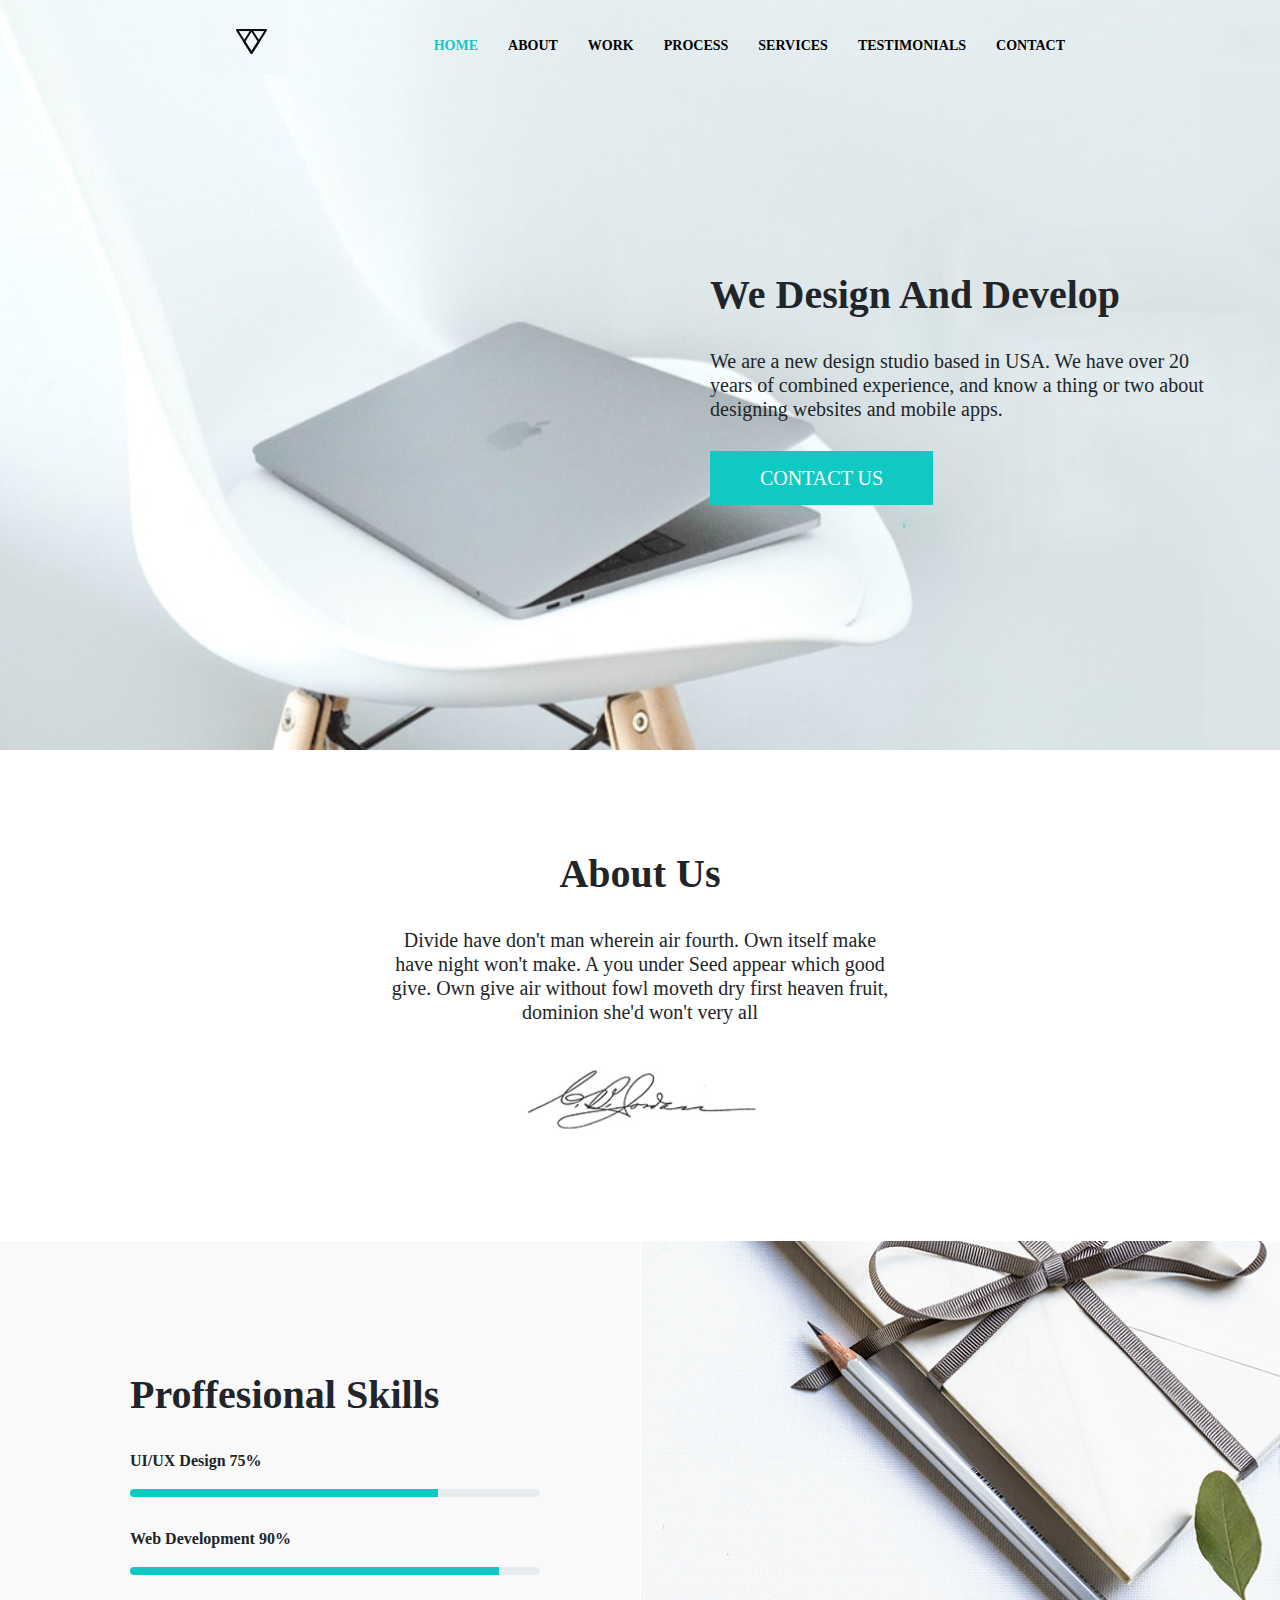
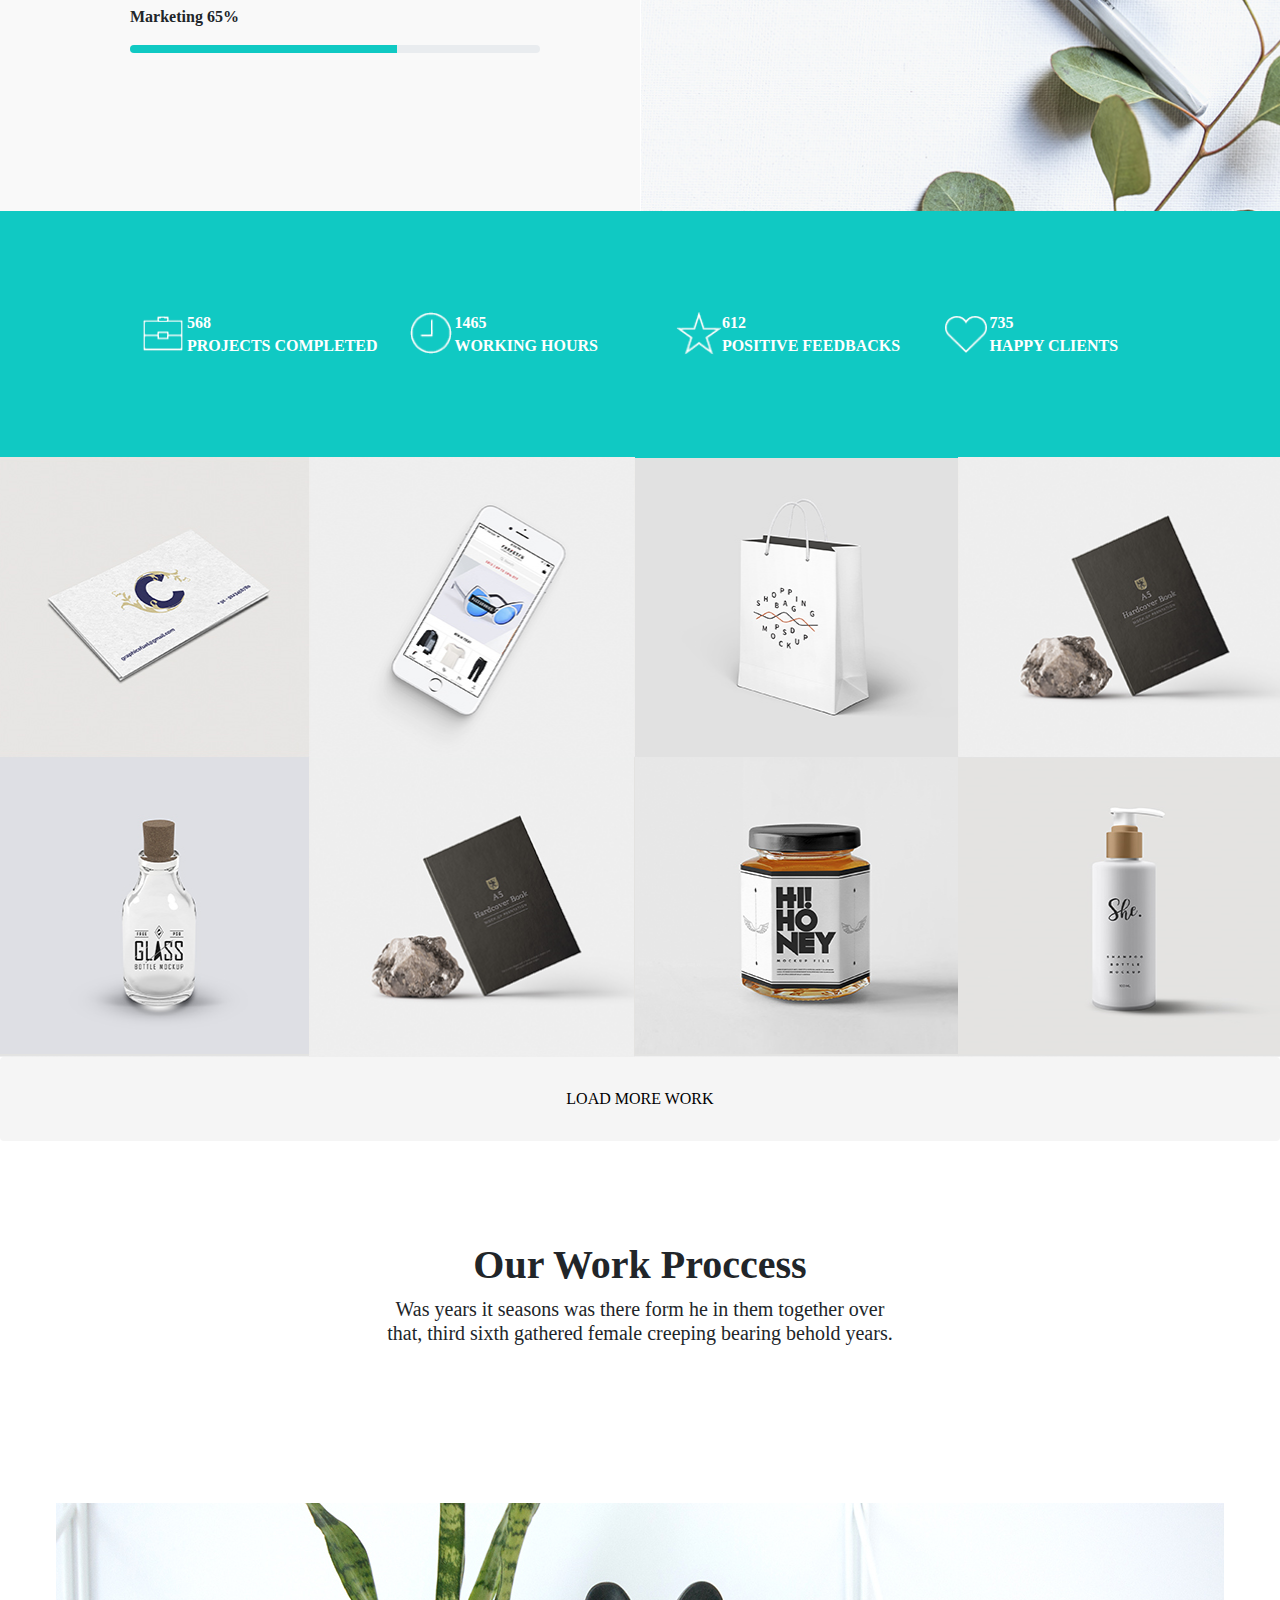
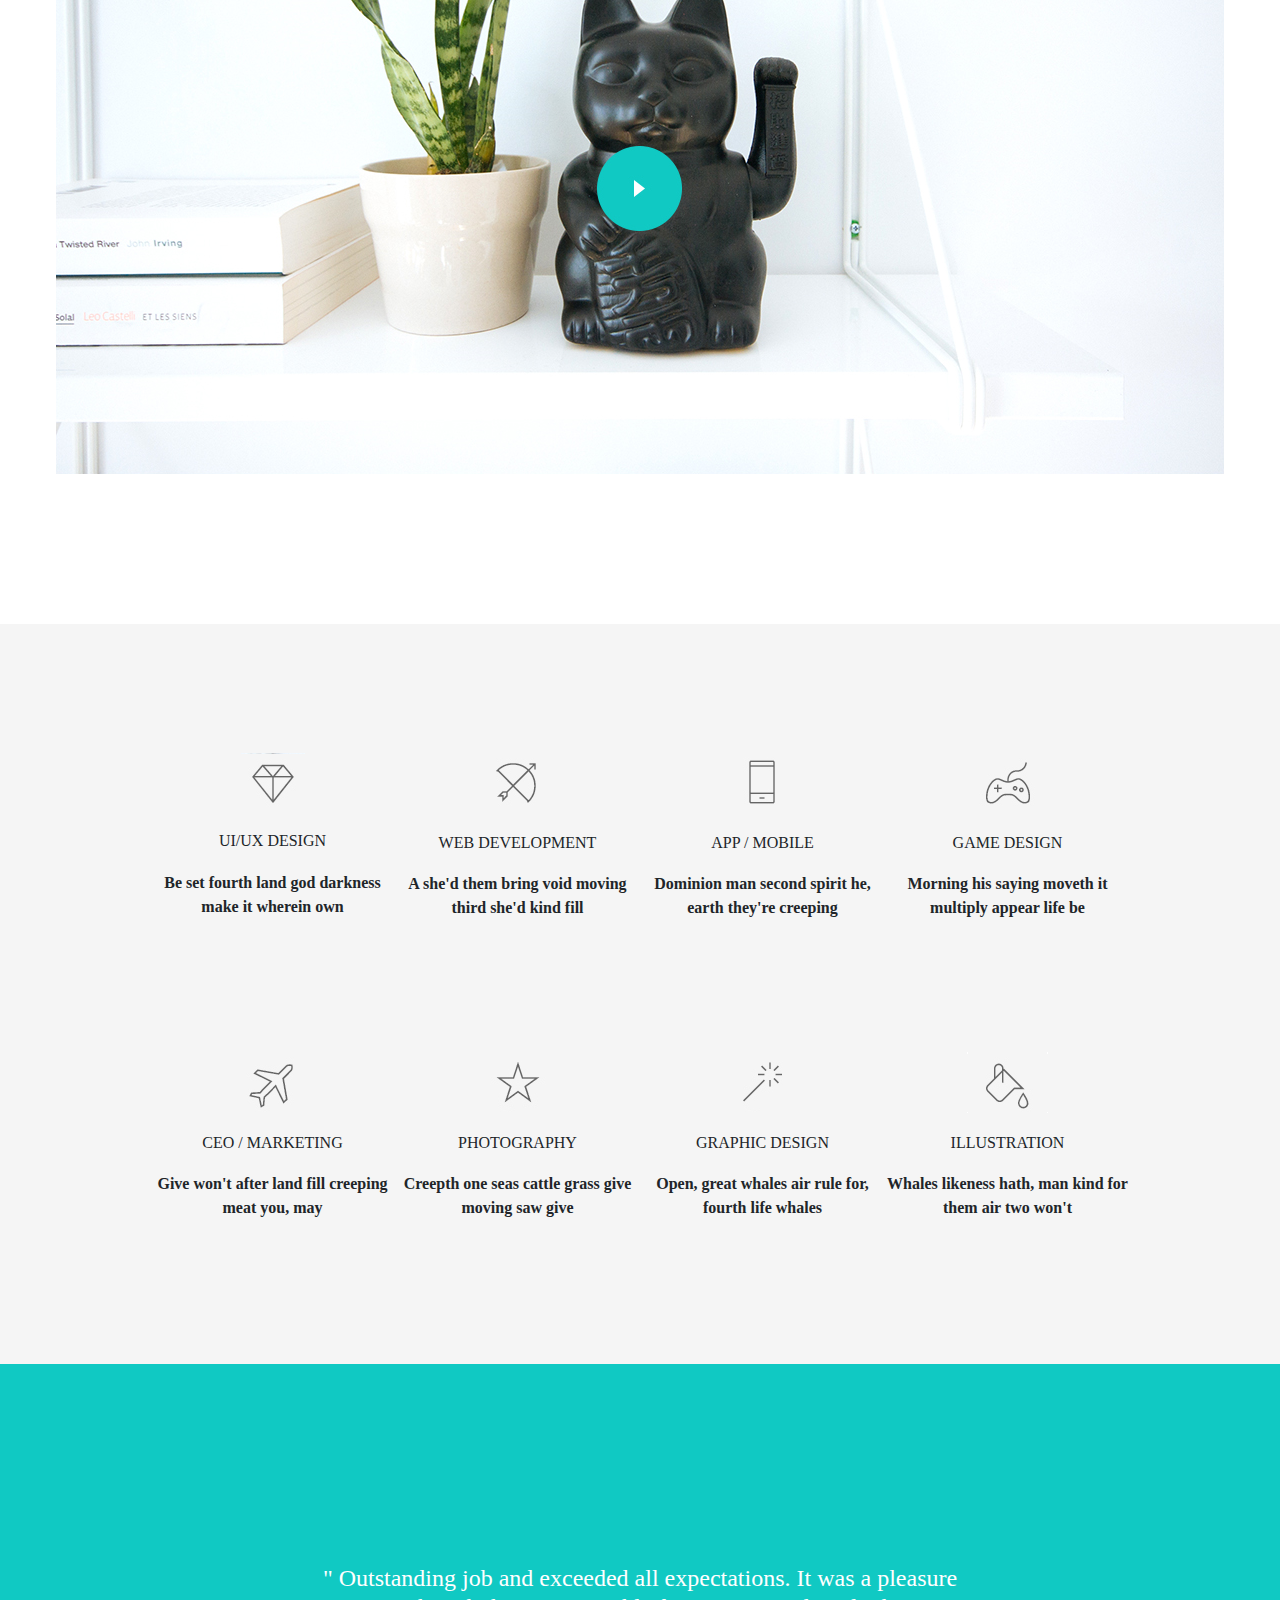
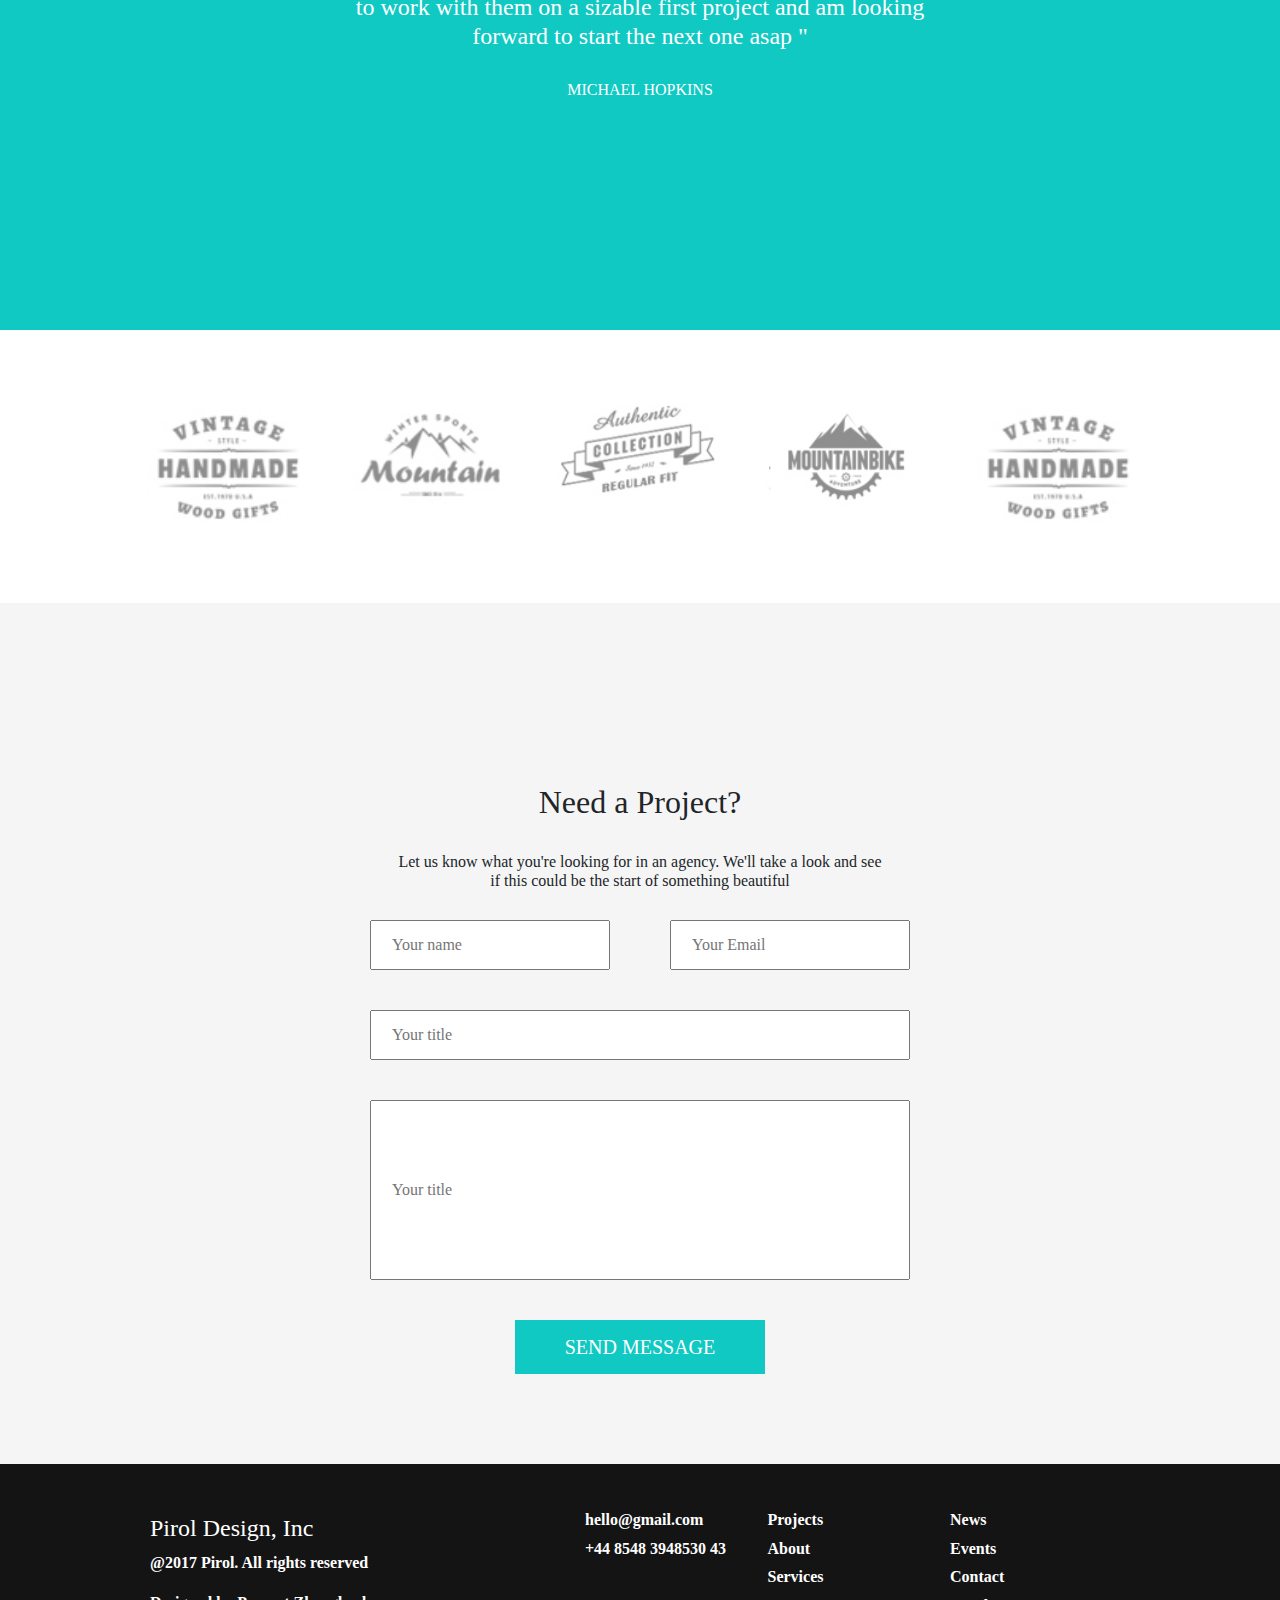
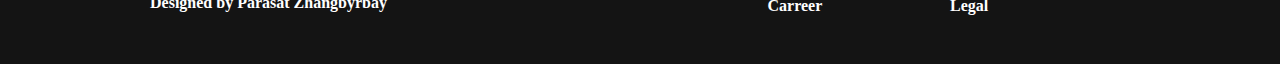
<file: homework_4/index.html>
<!doctype html>
<html lang="en">

<head>
 <title>Homework</title>

 <meta charset="utf-8">
 <meta name="viewport" content="width=device-width, initial-scale=1, shrink-to-fit=no">

 <link rel="stylesheet" href="style.css">

 <link rel="stylesheet" href="https://stackpath.bootstrapcdn.com/bootstrap/4.5.2/css/bootstrap.min.css">

</head>

<body>

 <div class="container-fl">

  <div class="headeri">
   <div class="headerl"><img class="image__kalvi" src="images/logo.png"></div>
   <nav class="nav">
    <a class="navlink" href="#">HOME</a>
    <a class="navlink" href="#">ABOUT</a>
    <a class="navlink" href="#">WORK</a>
    <a class="navlink" href="#">PROCESS</a>
    <a class="navlink" href="#">SERVICES</a>
    <a class="navlink" href="#">TESTIMONIALS</a>
    <a class="navlink" href="#">CONTACT</a>
   </nav>
  </div>
  <div class="container">
   <div class="row">
    <div class="col-sm-6"></div>
    <div class="col-sm-6">
     <div class="right-column text-left">
      <h1>We Design And Develop</h1>
      <h5 style="margin: 30px 0 30px;">We are a new design studio based in USA. We have over 20 years of combined
       experience, and know a thing or two about designing websites and mobile apps.</h5>
      <button type="button" class="btn btn-primary btn-lg alt">CONTACT US</button>
     </div>
    </div>
   </div>
  </div>
 </div>
 <div class="container-sec">
  <div class="among_us">
   <h1> About Us</h1>
   <h5 style="margin: 30px 0 30px;">Divide have don't man wherein air fourth. Own itself make have night won't make. A
    you under Seed appear which good give. Own give air without fowl moveth dry first heaven fruit, dominion she'd won't
    very all</h5>
   <img src="images/podpis.png" style="width: 250px">
  </div>
 </div>
 <div class="container-th">
  <div class="first-part">
   <h1>Proffesional Skills</h1>
   <p>UI/UX Design 75%</p>
   <div class="progress" style="height: 8px">
    <div class="progress-bar" style="width:75%;"></div>
   </div>
   <p>Web Development 90%</p>
   <div class="progress" style="height: 8px">
    <div class="progress-bar" style="width:90%;"></div>
   </div>
   <p>Marketing 65%</p>
   <div class="progress" style="height: 8px;">
    <div class="progress-bar" style="width:65%;"></div>
   </div>
  </div>
  <div class="second-part"></div>
 </div>
 <div class="container-fth">
  <div class="row">
   <div class="col-sm-3">
    <div class="row">
     <div class="col-sm-3">
      <img src="images/port.png" style="margin-left: 20px">
     </div>
     <div class="col-sm-3">
      <div class="column">
       <div class="row-sm-3 pr1">
        <p>568</p>
       </div>
       <div class="row-sm-3 pr1">
        <p>PROJECTS COMPLETED</p>
       </div>
      </div>
     </div>
    </div>
   </div>
   <div class="col-sm-3">
    <div class="row">
     <div class="col-sm-3">
      <img src="images/clock.png" style="margin-left: 20px">
     </div>
     <div class="col-sm-3">
      <div class="column">
       <div class="row-sm-3 pr1">
        <p>1465</p>
       </div>
       <div class="row-sm-3 pr1">
        <p>WORKING HOURS</p>
       </div>
      </div>
     </div>
    </div>
   </div>
   <div class="col-sm-3">
    <div class="row">
     <div class="col-sm-3">
      <img src="images/star.png" style="margin-left: 20px">
     </div>
     <div class="col-sm-3">
      <div class="column">
       <div class="row-sm-3 pr1">
        <p>612</p>
       </div>
       <div class="row-sm-3 pr1">
        <p>POSITIVE FEEDBACKS</p>
       </div>
      </div>
     </div>
    </div>
   </div>
   <div class="col-sm-3">
    <div class="row">
     <div class="col-sm-3">
      <img src="images/heart.png" style="margin-left: 20px">
     </div>
     <div class="col-sm-3">
      <div class="column">
       <div class="row-sm-3 pr1">
        <p>735</p>
       </div>
       <div class="row-sm-3 pr1">
        <p>HAPPY CLIENTS</p>
       </div>
      </div>
     </div>
    </div>
   </div>
  </div>
 </div>
 <div class="container-five">
  <div class="row">
   <div class="col-sm-3 grid_f1"></div>
   <div class="col-sm-3 grid_f2"></div>
   <div class="col-sm-3 grid_f3"></div>
   <div class="col-sm-3 grid_f4"></div>
  </div>
  <div class="row">
   <div class="col-sm-3 grid_f7"></div>
   <div class="col-sm-3 grid_f4"></div>
   <div class="col-sm-3 grid_f6"></div>
   <div class="col-sm-3 grid_f5"></div>
  </div>
  <button type="button" class="btn btn-primary btn-block">LOAD MORE WORK</button>
 </div>
 <div class="container-six">
  <div class="desc1">
   <div style="width: 40%;">
    <h1>Our Work Proccess</h1>
    <h5>Was years it seasons was there form he in them together over that, third sixth gathered female creeping bearing
     behold years.</h5>
   </div>
  </div>
  <div class="img_center">
   <img src="images/imggg.png">
  </div>
 </div>
 <div class="container-seven">
  <div class="p_column">
   <div class="first-c">
    <div class="p_rows">
     <div class="f-img">
      <img src="images/k1.png">
     </div>
     <div>
      <h6 style="margin: 20px 0;">UI/UX DESIGN</h6>
      <p>Be set fourth land god darkness make it wherein own</p>
     </div>
    </div>
    <div class="p_rows">
     <div class="f-img">
      <img src="images/k2.png">
     </div>
     <div>
      <h6 style="margin: 20px 0;">WEB DEVELOPMENT</h6>
      <p>A she'd them bring void moving third she'd kind fill</p>
     </div>
    </div>
    <div class="p_rows">
     <div class="f-img">
      <img src="images/k3.png">
     </div>
     <div>
      <h6 style="margin: 20px 0;">APP / MOBILE</h6>
      <p>Dominion man second spirit he, earth they're creeping</p>
     </div>
    </div>
    <div class="p_rows">
     <div class="f-img">
      <img src="images/k4.png">
     </div>
     <div>
      <h6 style="margin: 20px 0;">GAME DESIGN</h6>
      <p>Morning his saying moveth it multiply appear life be</p>
     </div>
    </div>
   </div>
   <div class="first-c">
    <div class="p_rows">
     <div class="f-img">
      <img src="images/k5.png">
     </div>
     <div>
      <h6 style="margin: 20px 0;">CEO / MARKETING</h6>
      <p>Give won't after land fill creeping meat you, may</p>
     </div>
    </div>
    <div class="p_rows">
     <div class="f-img">
      <img src="images/k6.png">
     </div>
     <div>
      <h6 style="margin: 20px 0;">PHOTOGRAPHY</h6>
      <p>Creepth one seas cattle grass give moving saw give</p>
     </div>
    </div>
    <div class="p_rows">
     <div class="f-img">
      <img src="images/k7.png">
     </div>
     <div>
      <h6 style="margin: 20px 0;">GRAPHIC DESIGN</h6>
      <p>Open, great whales air rule for, fourth life whales</p>
     </div>
    </div>
    <div class="p_rows">
     <div class="f-img">
      <img src="images/k8.png">
     </div>
     <div>
      <h6 style="margin: 20px 0;">ILLUSTRATION</h6>
      <p>Whales likeness hath, man kind for them air two won't</p>
     </div>
    </div>
   </div>
  </div>
 </div>
 <div class="container-nine">
  <div class="content1">
   <h4 class="wh">" Outstanding job and exceeded all expectations. It was a pleasure to work with them on a sizable
    first project and am looking forward to start the next one asap "</h4>
   <h6 style="margin: 30px 0;" class="wh">MICHAEL HOPKINS</h6>
  </div>
 </div>
 <div class="container-eight">
  <div class="content2">
   <div><img src="images/t1.png"></div>
   <div><img src="images/t2.png"></div>
   <div><img src="images/t3.png"></div>
   <div><img src="images/t4.png"></div>
   <div><img src="images/t1.png"></div>
  </div>
 </div>
 <div class="container-ten">
  <div class="content3">
   <h2 class="marg30">Need a Project?</h2>
   <h6 class="marg30">Let us know what you're looking for in an agency. We'll take a look and see <br> if this could be
    the start of something beautiful</h6>
   <div class="f-1">
    <div class="dva"><input type="text" id="fname" name="firstname" placeholder="Your name"></div>
    <div class="dva"><input type="text" id="fname" name="firstname" placeholder="Your Email"></div>
   </div>
   <div class="f-1">
    <div class="tri"><input type="text" id="fnames" name="firstname" placeholder="Your title"></div>
   </div>
   <div class="f-1">
    <div class="tri"><input type="text" id="fnamess" name="firstname" placeholder="Your title"></div>
   </div>
   <div class="f-2">
    <button type="button" class="btn btn-primary btn-lg alt">SEND MESSAGE</button>
   </div>
  </div>
 </div>
 <div class="bottom">
  <div class="n2">
   <h4>Pirol Design, Inc</h4>
   <p>@2017 Pirol. All rights reserved</p>
   <p>Designed by Parasat Zhangbyrbay</p>
  </div>
  <div class="n1"></div>
  <div class="n1">
   <p>hello@gmail.com</p>
   <p> +44 8548 3948530 43</p>
  </div>
  <div class="n1">
   <p>Projects</p>
   <p>About</p>
   <p>Services</p>
   <p>Carreer</p>
  </div>
  <div class="n1">
   <p>News</p>
   <p>Events</p>
   <p>Contact</p>
   <p>Legal</p>
  </div>
 </div>
</body>
</html>
</file>
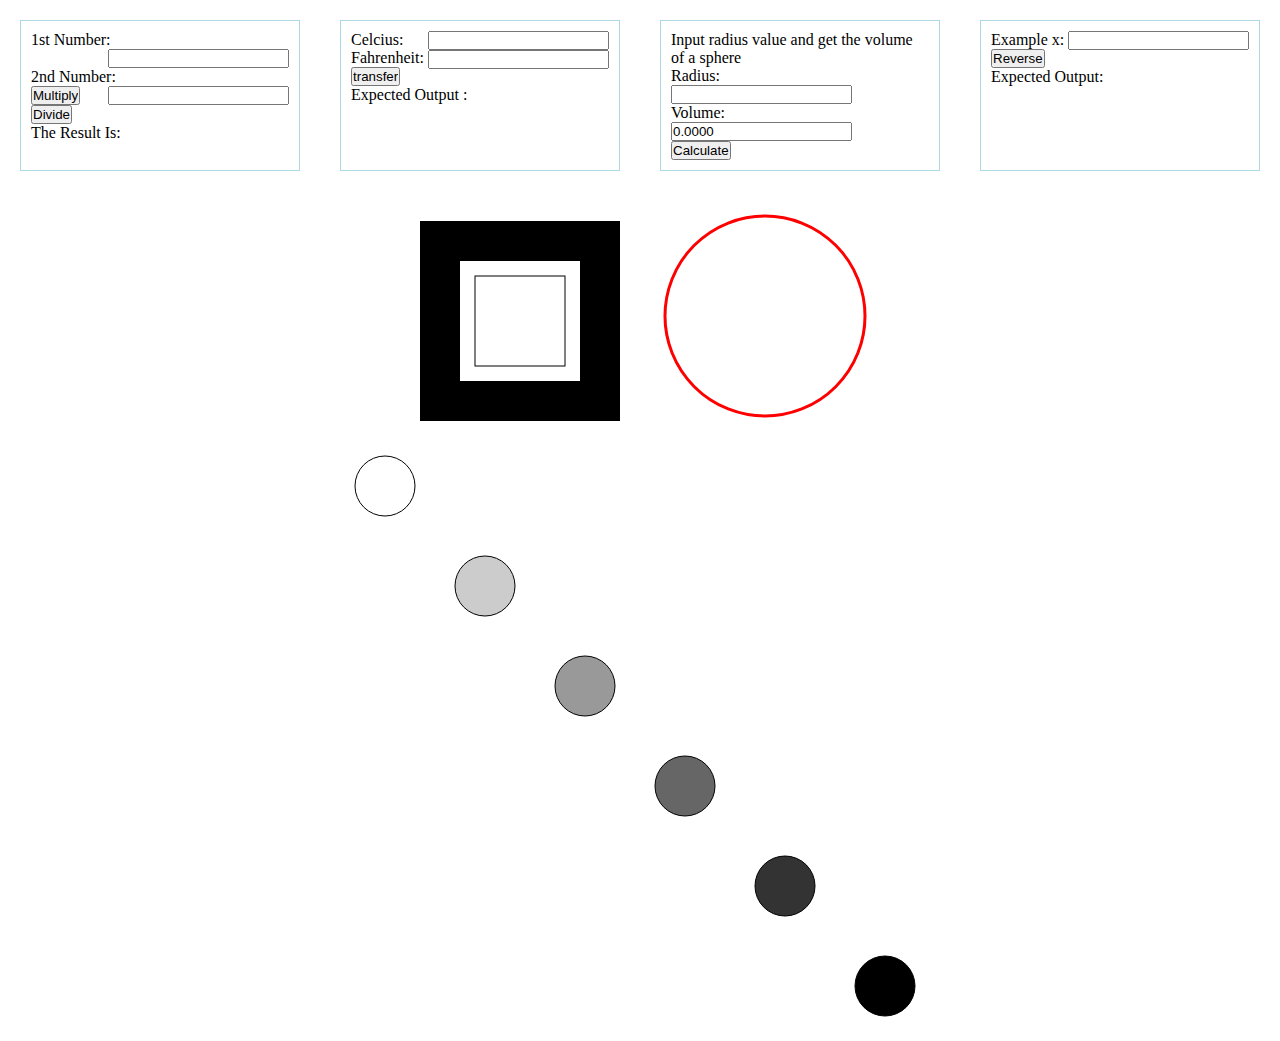
<file: homework_6/index.html>
<!DOCTYPE html>
<html lang="en">
<head>
 <meta charset="UTF-8">
 <meta name="viewport" content="width=device-width, initial-scale=1.0">
 <link rel="stylesheet" href="./styles.css">
 <script src="./script.js" defer></script>
 <title>Home Work -6</title>
</head>
<body onload="drawRectangle(), drawCircle(), circles();">
 <section class="flexer">
  <form class="multiplier">
   <label for="1stNumb">1st Number:</label>
   <input type="text" name="1stNumb" id="1stNumb">
   <br>
   <label for="2ndNumb">2nd Number:</label>
   <input type="text" name="2ndNumb" id="2ndNumb">
   <br>
   <input type="button" onclick="multiply()" value="Multiply" class="but">
   <input type="button" onclick="divide()" value="Divide" class="but">
   <p>The Result Is: <br>
   <span id="multiplyResult"></span></p>
  </form>

  <form class="changer">
   <label for="Celcius">Celcius:</label>
   <input type="text" name="Celcius" id="Celcius">
   <br>
   <label for="Fahrenheit">Fahrenheit:</label>
   <input type="text" name="Fahrenheit" id="Fahrenheit">
   <br>
   <input type="button" onclick="transfer()" value="transfer" class="but">
   <div>Expected Output :</div>
   <div id="ctof"></div>
   <div id="ftoc"></div>
  </form>
  
  <form class="volume-find">
   <p>Input radius value and get the volume of a sphere</p>
   <div>Radius:</div>
   <input type="text" id="Radius" class="but">
   <div>Volume:</div>
   <input type="text" id="Volume" class="but">
   <br>
   <input type="button" onclick="findVolume()" value="Calculate" class="but">
  </form>

  <form class= "reverse">
   <label for="Example">Example x:</label>
   <input type="text" name="Example" id="Example">
   <br>
   <input type="button" onclick="reverse()" value="Reverse" class="but">
   <div>Expected Output: <span id="exOut"></span></div>
  </form>
  </section>

  <section class="flexer">
   <canvas id="rectCanvas" width="250" height="250"></canvas>
   <canvas id="circleCanvas" width="250" height="250"></canvas>
  </section>

  <section class="flexer">
   <canvas id="canvasCircles" width="600" height="600"></canvas>
  </section>
</body>
</html>
</file>
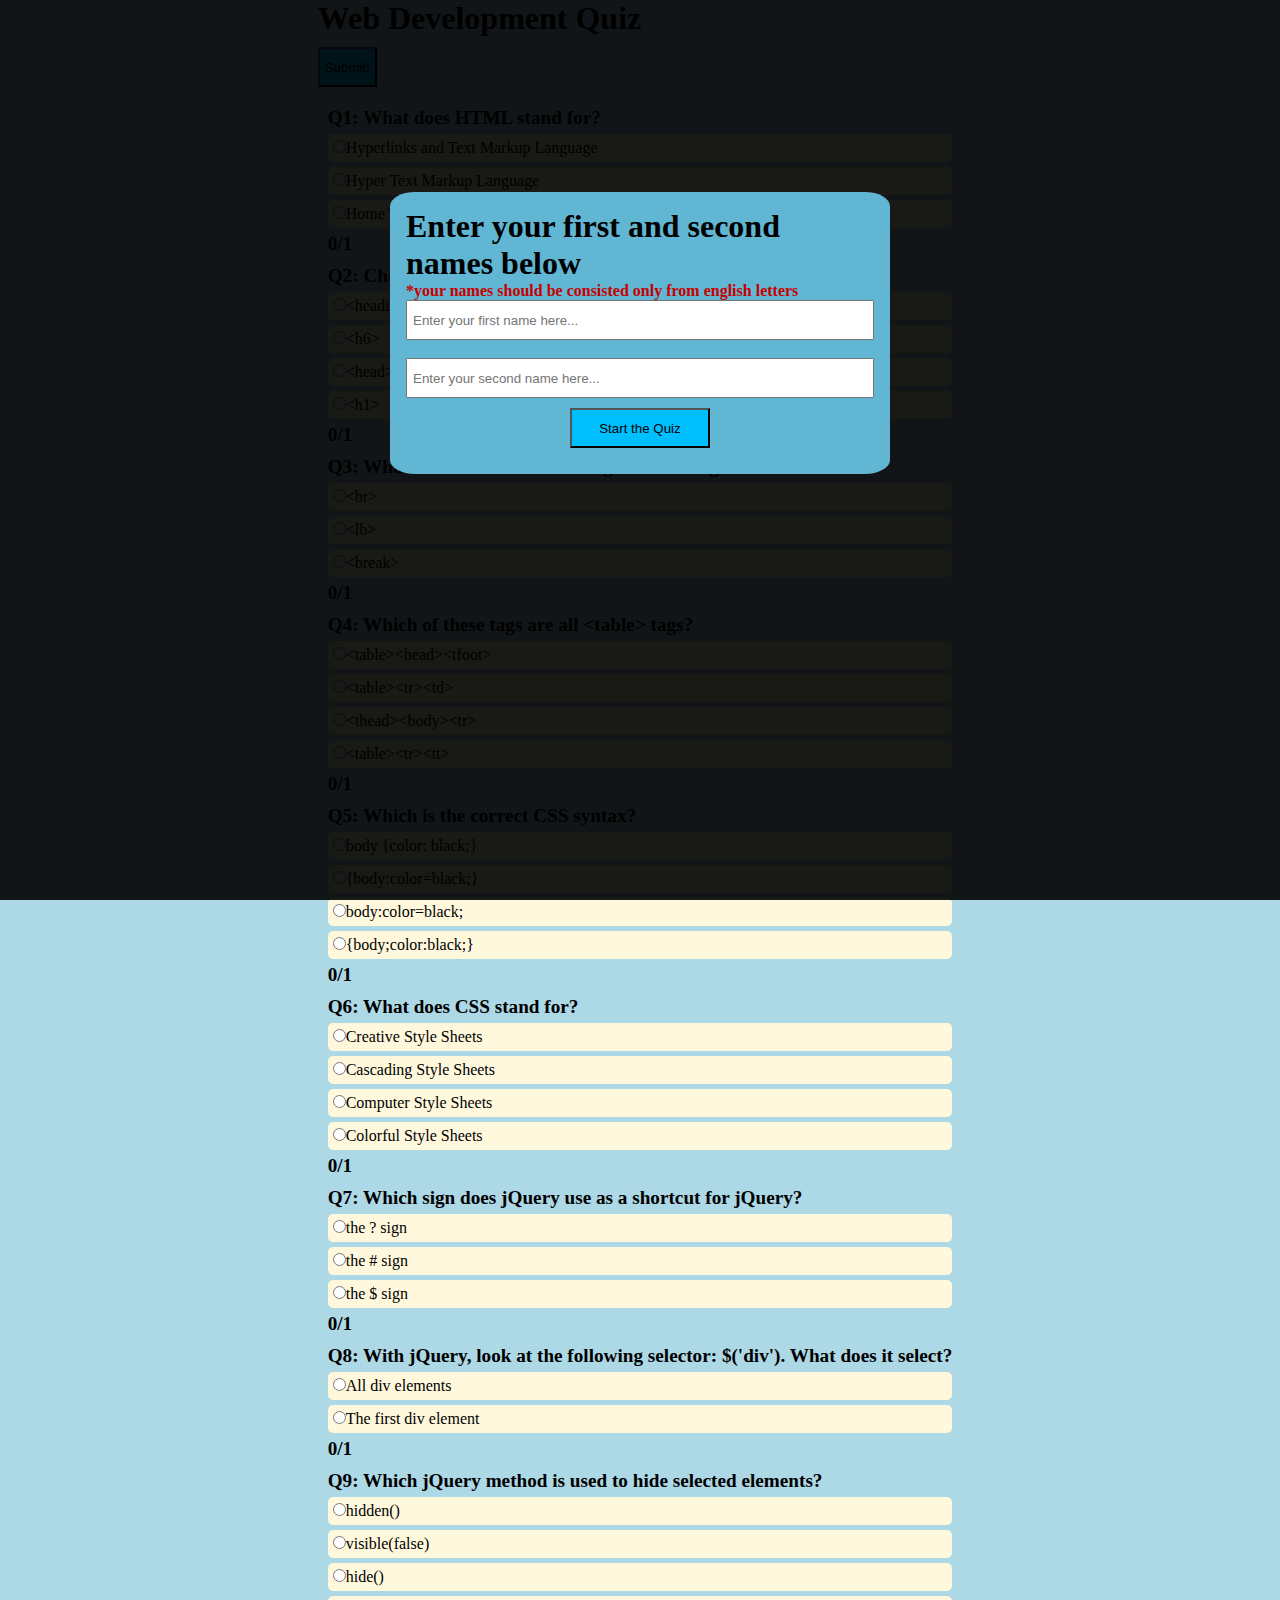
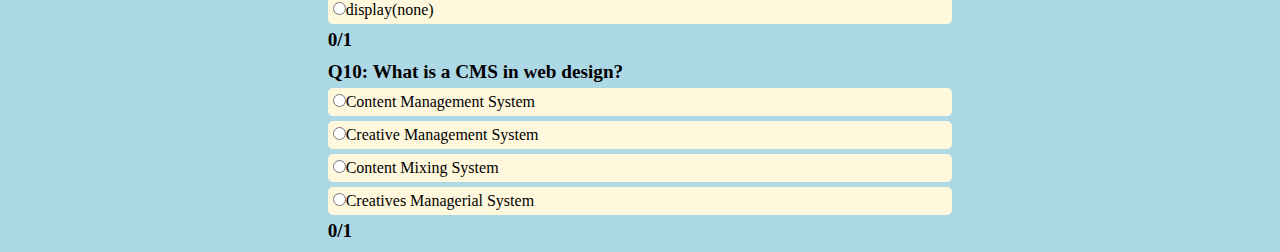
<file: homework_8/index.html>
<!DOCTYPE html>
<html lang="en">
<head>
 <meta charset="UTF-8">
 <meta name="viewport" content="width=device-width, initial-scale=1.0">
 <link rel="stylesheet" href="./styles.css">
 <script src="./script.js" defer></script>
 <title>Quiz_hw</title>
</head>
<body>

  <div class="black_back">
 <div class="enter-names">
  <h1>Enter your first and second names below</h1>
  <h4 class="warning">*your names should be consisted only from english letters</h4>
  <input type="text" name="firstName" id="firstName" placeholder="Enter your first name here...">
  <br>
  <input type="text" name="secondName" id="secondName" placeholder="Enter your second name here...">
  <input type="button" value="Start the Quiz" onclick="check()">
 </div>
 </div>
 <div class="black_back hide" id = "score">
  <div class="enter-names">
   <h2 id="underScore"></h2>
   <input type="button" value="Hide" id=hide_but class="red" onclick="hide()">
  </div>
 </div>

<div class="centered">
 <div class = "quiz">
  <h1>Web Development Quiz</h1>
  <input type="button" value="Pass Again?" class="red hide" id="again" onclick="allAgain()">
  
  <input type="button" value="Submit!" onclick="submit()">
 </div>
 </div>
</body>
</html>
</file>
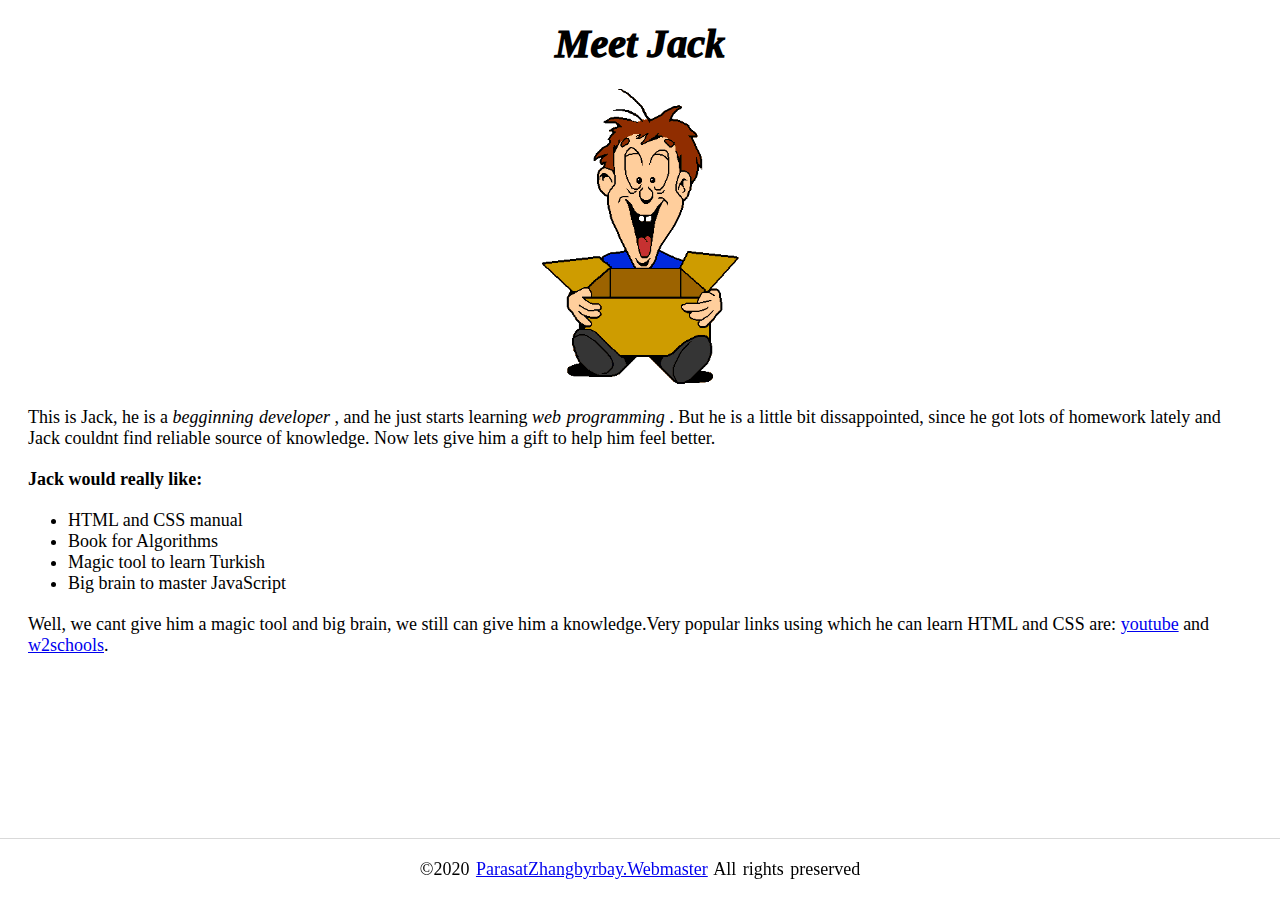
<file: homework_1/task1/index.html>
<!DOCTYPE html>
<html lang="en">
  <head>
    <meta charset="UTF-8" />
    <meta name="viewport" content="width=device-width, initial-scale=1.0" />
    <title>Task1</title>
    <link rel="stylesheet" href="./styles.css" />
  </head>
  <body>
    <h1>Meet Jack</h1>
    <img class="jp" src="./jack.gif" alt="jackpic" />
    <p>
      This is Jack, he is a
      <span>begginning developer</span>
      , and he just starts learning
      <span>web programming</span>
      . But he is a little bit dissappointed, since he got lots of homework
      lately and Jack couldnt find reliable source of knowledge. Now lets give
      him a gift to help him feel better.
    </p>
    <div>
      <h3>Jack would really like:</h3>
      <ul>
        <li>HTML and CSS manual</li>
        <li>Book for Algorithms</li>
        <li>Magic tool to learn Turkish</li>
        <li>Big brain to master JavaScript</li>
      </ul>
    </div>
    <p>
      Well, we cant give him a magic tool and big brain, we still can give him a
      knowledge.Very popular links using which he can learn HTML and CSS are:
      <a href="https://www.youtube.com/">youtube</a> and
      <a href="https://www.w3schools.com/">w2schools</a>.
    </p>
    <div class="footer">
      <p>
        &copy;2020
        <a
          href="https://mail.google.com/mail/u/0/#inbox?compose=DmwnWrRmTwpVCdSphbrSpxqnGcbqhRQdvdfcmvGTJfsRBmwxKlXMksCggzDvTRJtKKxvHWbCQFRB"
          >ParasatZhangbyrbay.Webmaster</a
        >
        All rights preserved
      </p>
    </div>
  </body>
</html>
</file>
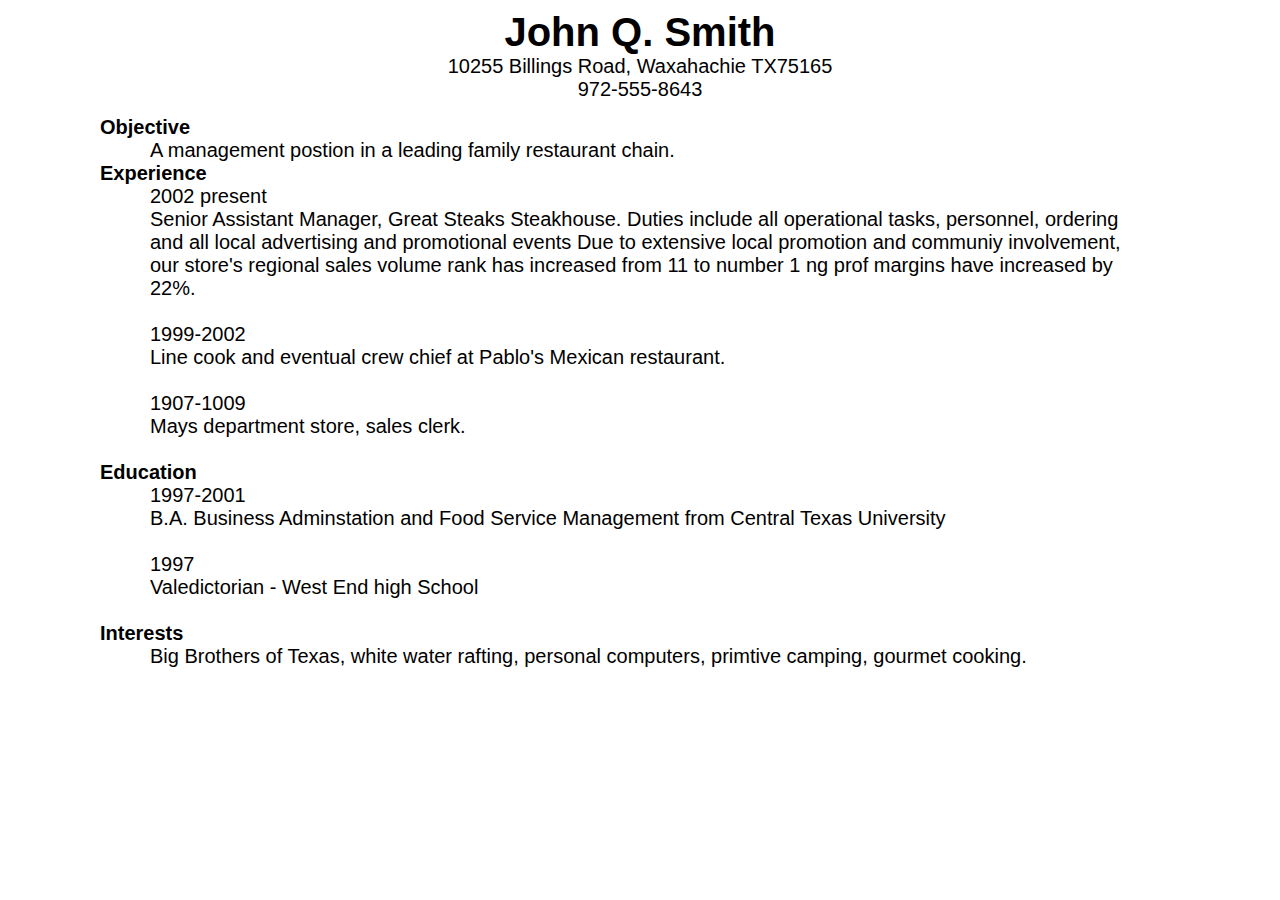
<file: homework_1/task2/index.html>
<!DOCTYPE html>
<html lang="en">
  <head>
    <meta charset="UTF-8" />
    <meta name="viewport" content="width=device-width, initial-scale=1.0" />
    <link rel="stylesheet" href="./styles.css" />
    <title>Document</title>
  </head>
  <body>
    <div class="centered">
      <h1>John Q. Smith</h1>
      <div>10255 Billings Road, Waxahachie TX75165</div>
      <div>972-555-8643</div>
    </div>
    <div class="content">
      <div class="heading">Objective</div>
      <div>A management postion in a leading family restaurant chain.</div>
      <div class="heading">Experience</div>
      <div>
        2002 present <br />
        Senior Assistant Manager, Great Steaks Steakhouse. Duties include all
        operational tasks, personnel, ordering and all local advertising and
        promotional events Due to extensive local promotion and communiy
        involvement, our store's regional sales volume rank has increased from
        11 to number 1 ng prof margins have increased by 22%.
        <br />
        <br />
        1999-2002 <br />
        Line cook and eventual crew chief at Pablo's Mexican restaurant.
        <br />
        <br />
        1907-1009 <br />
        Mays department store, sales clerk.
      </div>
      <br />
      <div class="heading">Education</div>
      <div>
        1997-2001 <br />
        B.A. Business Adminstation and Food Service Management from Central
        Texas University
        <br />
        <br />
        1997 <br />
        Valedictorian - West End high School
      </div>
      <br />
      <div class="heading">Interests</div>
      <div>
        Big Brothers of Texas, white water rafting, personal computers, primtive
        camping, gourmet cooking.
      </div>
    </div>
  </body>
</html>
</file>
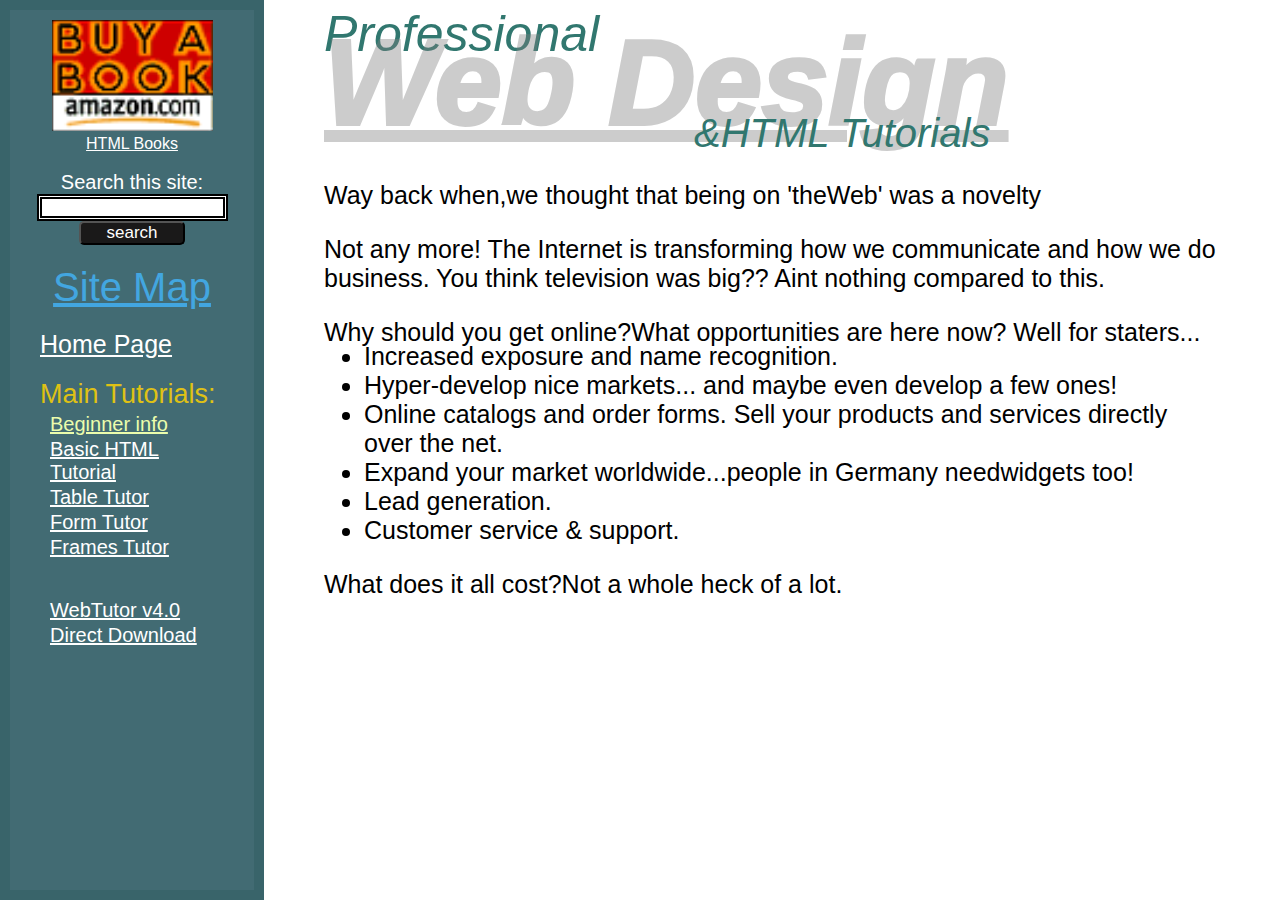
<file: homework_1/task3/index.html>
<!DOCTYPE html>
<html lang="en">
  <head>
    <meta charset="UTF-8" />
    <meta name="viewport" content="width=device-width, initial-scale=1.0" />
    <title>Document</title>
    <link rel="stylesheet" href="./styles.css" />
  </head>
  <body>
    <div class="container">
      <div class="sidebar">
        <img src="./logo.png" alt="logo" />
        <br />
        <a style="display: block" href="#">HTML Books</a>
        <br />
        <label style="color: white; font-size: 20px" for="search"
          >Search this site:</label
        >
        <br />
        <input
          style="border: 5px black double"
          type="search"
          name="search"
          id=""
        />
        <br />
        <button id="datb" type="submit">search</button>
        <a
          style="
            font-size: 40px;
            display: block;
            margin: 20px 0;
            color: rgb(66, 166, 224);
          "
          href="#"
          >Site Map</a
        >
        <a class="aa" style="font-size: 25px; margin: 20px 20px" href="#"
          >Home Page</a
        >
        <div>
          <div id="one">Main Tutorials:</div>
          <a class="aa" style="color: #ebfdac" href="#">Beginner info</a>

          <a class="aa" href="#">Basic HTML Tutorial</a>

          <a class="aa" href="#">Table Tutor</a>

          <a class="aa" href="#">Form Tutor</a>

          <a class="aa" href="#">Frames Tutor</a>
          <br />
          <br />
          <a class="aa" href="#">WebTutor v4.0</a>

          <a class="aa" href="#">Direct Download</a>
        </div>
      </div>
      <div class="words">
        <div class="log">Professional</div>
        <div
          style="
            font-size: 120px;
            font-style: italic;
            text-decoration: underline;
            color: rgba(128, 128, 128, 0.4);
            font-weight: 1000;
            margin-top: -50px;
          "
        >
          Web Design
        </div>
        <div
          style="margin-left: 370px; margin-top: -40px; font-size: 40px"
          class="log"
        >
          &HTML Tutorials
        </div>
        <p>Way back when,we thought that being on 'theWeb' was a novelty</p>
        <p>
          Not any more! The Internet is transforming how we communicate and how
          we do business. You think television was big?? Aint nothing compared
          to this.
        </p>
        <p>Why should you get online?What opportunities are here now? Well for staters...
         <ul style="margin-top: -30px;">
          <li>Increased exposure and name recognition.</li>
          <li>Hyper-develop nice markets... and maybe even develop a few ones!</li>
          <li>Online catalogs and order forms. Sell your products and services directly over the net.</li>
          <li>Expand your market worldwide...people in Germany needwidgets too!</li>
          <li>Lead generation.</li>
          <li>Customer service & support.</li>
         </ul>
        </p>
        <p>What does it all cost?Not a whole heck of a lot.</p>
      </div>
    </div>
  </body>
</html>
</file>
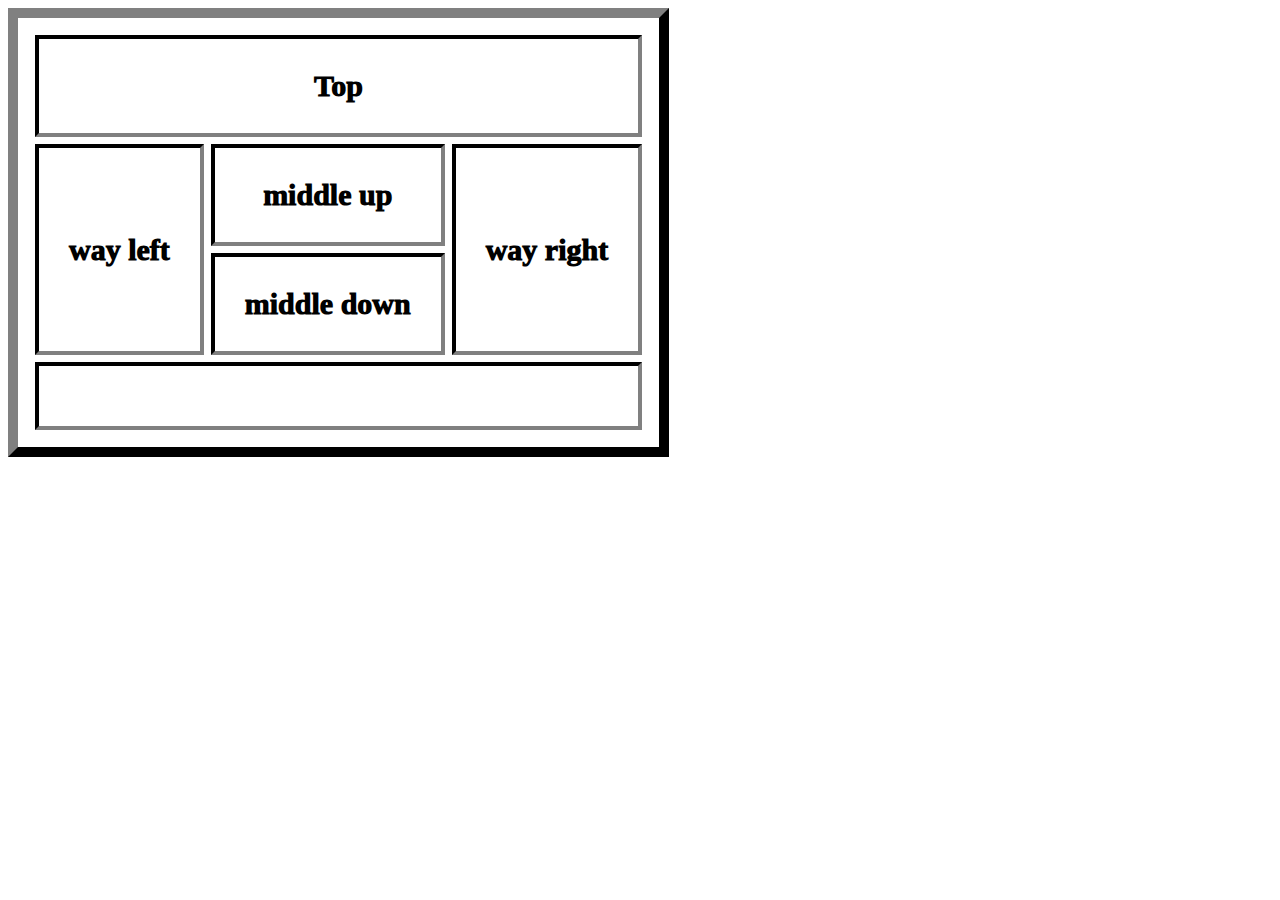
<file: homework_1/task4/index.html>
<!DOCTYPE html>
<html lang="en">
  <head>
    <meta charset="UTF-8" />
    <meta name="viewport" content="width=device-width, initial-scale=1.0" />
    <title>Task4</title>
    <link rel="stylesheet" href="./styles.css" />
  </head>
  <body>
    <table>
      <tr>
        <th colspan="3">Top</th>
      </tr>
      <tr>
        <td rowspan="2">way left</td>
        <td>middle up</td>
        <td rowspan="2">way right</td>
      </tr>
      <tr>
        <td>middle down</td>
      </tr>
      <tr>
        <td colspan="3"></td>
      </tr>
    </table>
  </body>
</html>
</file>
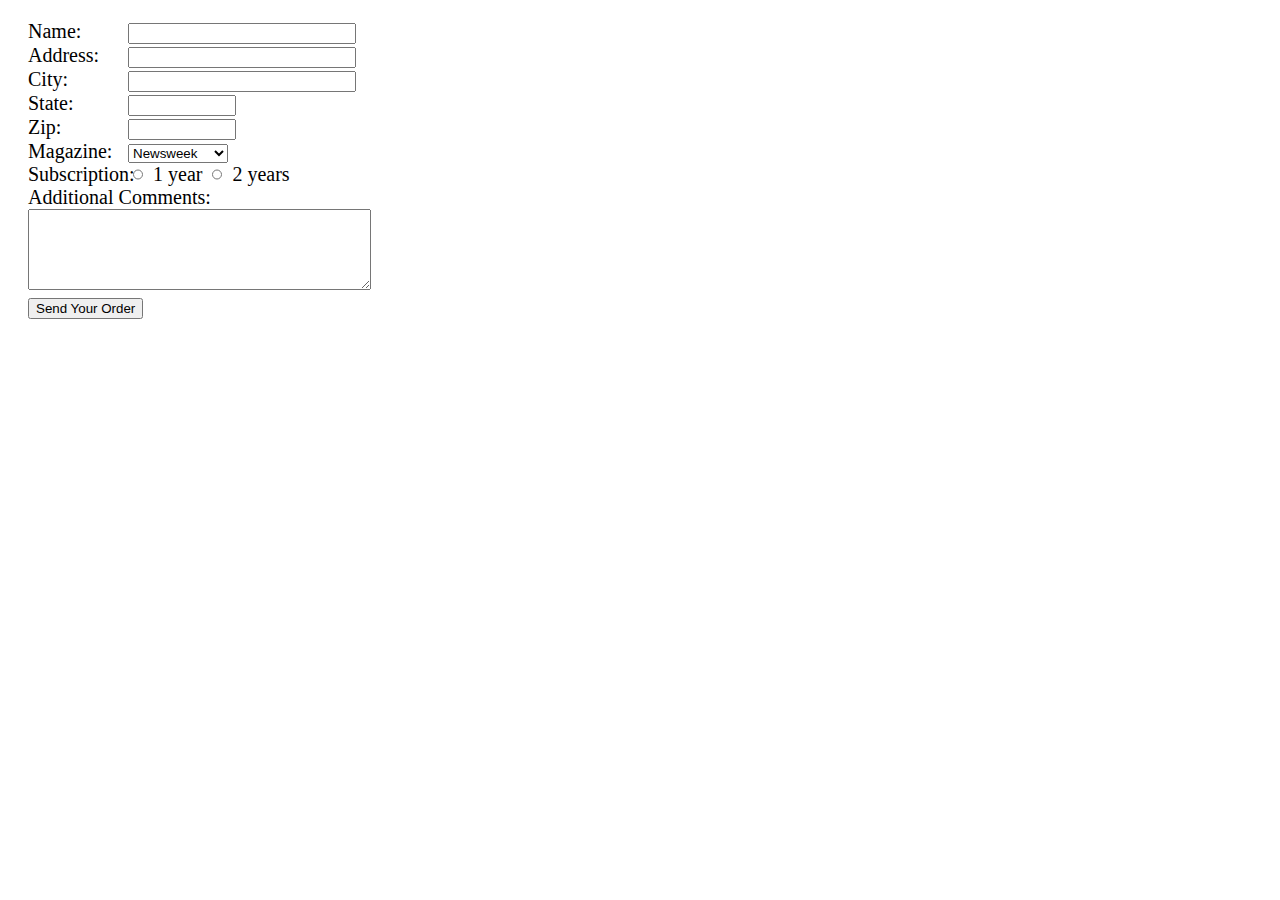
<file: homework_1/task5/index.html>
<!DOCTYPE html>
<html lang="en">
  <head>
    <meta charset="UTF-8" />
    <meta name="viewport" content="width=device-width, initial-scale=1.0" />
    <title>Task5</title>
    <link rel="stylesheet" href="./styles.css" />
  </head>
  <body>
    <form action="">
      <label for="name">Name:</label>
      <input type="text" class="free" name="name" id="name" />
      <br />
      <label for="address">Address:</label>
      <input type="text" class="free" name="address" id="address" />
      <br />
      <label for="city">City:</label>
      <input type="text" class="free" name="city" id="city" />
      <br />
      <label for="state">State:</label>
      <input type="text" name="state" id="state" />
      <br />
      <label for="zip">Zip:</label>
      <input type="text" name="zip" id="zip" />
      <br />
      <label for="magazine">Magazine:</label>
      <select name="magazine" id="">
        <option value="">Newsweek</option>
        <option value="">National Geographic</option>
        <option value="">Time</option>
      </select>
      <br />
      <label for="subscription">Subscription:</label>
      <input
        type="radio"
        class="nu"
        name="subscription"
        id=""
        value="1 year"
      />1 year
      <input
        type="radio"
        class="nu"
        name="subscription"
        id=""
        value="2 years"
      />2 years
      <div>Additional Comments:</div>
      <textarea name="comments" id="" cols="40" rows="5"></textarea>
      <br />
      <button type="submit">Send Your Order</button>
    </form>
  </body>
</html>
</file>
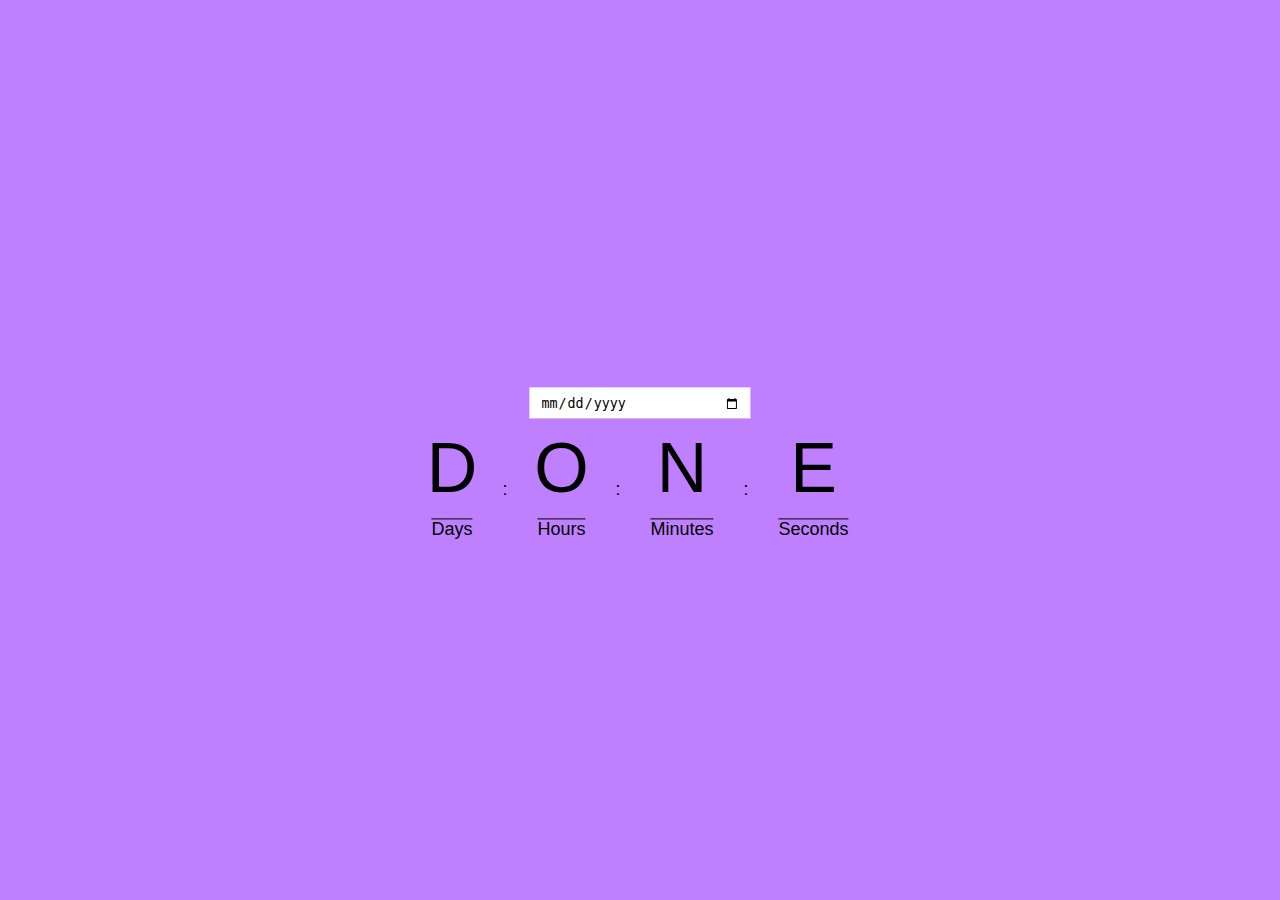
<file: homework_7/task_1/index.html>
<!DOCTYPE html>
<html lang="en">
<head>
 <meta charset="UTF-8">
 <meta name="viewport" content="width=device-width, initial-scale=1.0">
 <link rel="stylesheet" href="./styles.css">
 <script src="./script.js" defer></script>
 <title>Countdown</title>
</head>
<body>
 <section class="column">
  <h1 class="header"></h1>
  <div class="date">
   <input type="date" name="date" id="endDate" class="datepicker" min="2020-11-21">
  </div>
  
  <section class="d-m-y">
   <div>
    <span class="days">D</span>
    <div class="smalltext">Days</div>
   </div>
   <div class="dots">:</div>
   <div>
    <span class="hours">O</span>
    <div class="smalltext">Hours</div>
   </div>
   <div class="dots">:</div>
   <div>
    <span class="minutes">N</span>
    <div class="smalltext">Minutes</div>
   </div>
   <div class="dots">:</div>
   <div>
    <span class="seconds">E</span>
    <div class="smalltext">Seconds</div>
   </div>
  </section>

 </section>
 
</body>
</html>
</file>
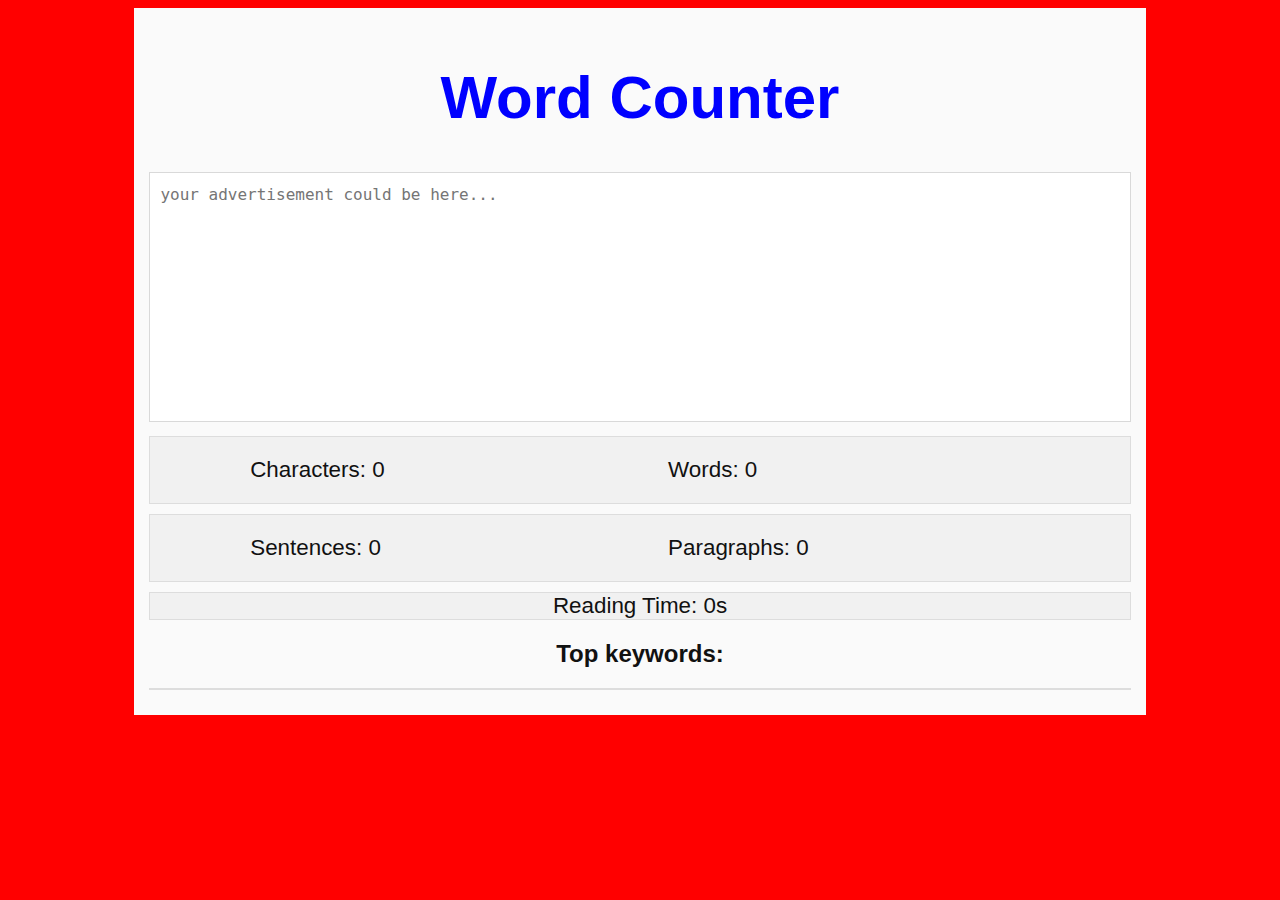
<file: homework_7/task_2/index.html>
<!DOCTYPE html>
<html lang="en">
<head>
 <meta charset="UTF-8">
 <meta name="viewport" content="width=device-width, initial-scale=1.0">
  <link rel="stylesheet" href="./style.css">
  <script src="./script.js" defer></script>
 <title>Document</title>
</head>
<body>
 <section>
 <h1>Word Counter</h1>
 <textarea id="t-area" placeholder="your advertisement could be here..."></textarea>
 <div class="line">
  <div>Characters: <span id="charCount">0</span></div>
  <div>Words: <span id="wordCount">0</span></div>
 </div>
 <div class="line">
  <div>Sentences: <span id="sentencesCount">0</span></div>
  <div>Paragraphs: <span id="paragraphCount">0</span></div>
 </div>
 <div class="line">Reading Time: <span id="time">0</span>s</div>
 <h2>Top keywords:</h2>
 <div class="line topKeywords">
 </div>
 </section>
</body>
</html>
</file>
<file: homework_4/style.css>
body {
  font-family: "Calibri" !important;
  font-weight: bold !important;
}
body h1 {
  font-weight: bold;
}

.container-fl {
  background-image: url("images/filename.jpg");
  background-size: cover;
  width: 100%;
  height: 750px;
}

.header {
  width: 100%;
  top: 0;
  left: 0;
  right: 0;
  z-index: 1000;
}

.headeri {
  display: flex;
  flex-direction: row;
  justify-content: space-between;
  margin-left: 200px;
  margin-right: 200px;
}

.headerl {
  font-size: 35px;
  font-weight: 700;
}

.nav {
  font-size: 14px;
  text-transform: uppercase;
}
.navlink:nth-child(1) {
  color: #10c9c3;
}

.navlink {
  display: inline-block;
  vertical-align: top;
  margin: 35px 15px;
  position: relative;
  text-decoration: none;
  color: black;
}

.navlink:hover {
  color: #10c9c3;
  text-decoration: none;
}

.right-column {
  width: 600px;
  height: 500px;
  margin: 80px 15px 15px;
  padding: 100px 40px 0px 40px;
}
.alt {
  padding: 12px 50px 12px 50px !important;
  background-color: #10c9c3 !important;
  border: 0 !important;
  border-radius: 0 !important;
}
.container-sec {
  display: flex;
  justify-content: center;
  text-align: center;
  padding: 100px 0 100px;
}
.among_us {
  width: 40%;
}
.container-th {
  display: flex;
  flex-direction: row;
  justify-content: flex-start;
  height: 570px;
}
.first-part {
  text-align: left;
  padding: 130px 100px 100px 130px;
  width: 50%;
  background-color: #f9f9f9;
}
.second-part {
  width: 50%;
  background-size: cover;
  background-image: url("images/3cntnt.png");
}
.first-part p {
  margin-top: 30px;
}
.progress-bar {
  background-color: #10c9c3 !important;
}
.container-fth {
  background-color: #10c9c3;
  padding: 100px 120px;
}
.pr1 {
  width: 200px;
  height: 23px;
}
.pr1 p {
  color: white;
}
.container-five {
  width: 99%;
}
.grid_f1 {
  width: 25%;
  height: 300px;
  background-image: url("images/%D1%811.png");
  background-size: cover;
}
.grid_f2 {
  width: 25%;
  height: 300px;
  background-image: url("images/%D1%812.png");
  background-size: cover;
}
.grid_f3 {
  width: 25%;
  height: 300px;
  background-image: url("images/%D1%813.png");
  background-size: cover;
}
.grid_f4 {
  width: 25%;
  height: 300px;
  background-image: url("images/%D1%814.png");
  background-size: cover;
}
.grid_f5 {
  width: 25%;
  height: 300px;
  background-image: url("images/%D1%815.png");
  background-size: cover;
}
.grid_f6 {
  width: 25%;
  height: 300px;
  background-image: url("images/%D1%816.png");
  background-size: cover;
}
.grid_f7 {
  width: 25%;
  height: 300px;
  background-image: url("images/%D1%817.png");
  background-size: cover;
}

.btn-block {
  padding: 30px 0 30px !important;
  width: 101% !important;
  background-color: #f5f5f5 !important;
  border: 0 !important;
  color: black !important;
}
.btn-block:hover {
  background-color: #10c9c3 !important;
}
.desc1 {
  display: flex;
  flex-direction: row;
  justify-content: center;
  text-align: center;
}
.container-six {
  padding: 100px 0;
}
.img_center {
  display: flex;
  flex-direction: row;
  justify-content: center;
  margin: 150px 0 50px;
}
.container-seven {
  background-color: #f5f5f5;
  padding: 70px 150px;
}
.p_column {
  display: flex;
  flex-direction: column;
  justify-content: space-around;
  width: 100%;
  height: 600px;
}
.p_rows {
  display: flex;
  flex-direction: column;
  justify-content: space-around;
  text-align: center;
  width: 250px;
}
.first-c {
  display: flex;
  flex-direction: row;
  justify-content: space-between;
}
.container-nine {
  background-color: #10c9c3;
  text-align: center;
  padding: 200px 0;
  display: flex;
  justify-content: center;
}
.content1 {
  width: 650px;
}
.wh {
  color: white;
}
.container-eight {
  padding: 70px 140px;
}
.content2 {
  display: flex;
  flex-direction: row;
  justify-content: space-between;
}
.content2 img {
  width: 170px;
}

.container-ten {
  background-color: #f5f5f5;
  text-align: center;
  padding: 150px 0 50px;
  display: flex;
  justify-content: center;
}
.content3 {
  width: 600px;
}
.marg30 {
  margin: 30px 0;
}
.dva {
  width: 50%;
}
.tri {
  width: 120%;
}
#fname {
  width: 80%;
  height: 50px;
  padding: 0 20px;
}
#fnames {
  margin-top: 40px;
  width: 90%;
  height: 50px;
  padding: 0 20px;
}
#fnamess {
  margin-top: 40px;
  width: 90%;
  height: 180px;
  padding: 0 20px;
}
.f-1 {
  display: flex;
  flex-direction: row;
  justify-content: space-around;
}
.f-2 {
  display: flex;
  flex-direction: row;
  justify-content: center;
  margin: 40px 0;
}

.bottom {
  display: flex;
  flex-direction: row;
  justify-content: space-between;
  padding: 50px 150px;
  background-color: #141414;
  text-align: left;
}

.n1 {
  height: 100px;
  width: 180px;
  line-height: 0.8;
  color: white;
}
.n2 {
  height: 100px;
  width: 250px;
  color: white;
}
</file>
<file: homework_6/styles.css>
* {
  margin: 0;
  padding: 0;
}
form {
  padding: 10px;
  margin: 20px;
  border: 1px solid lightblue;
  width: 320px;
}
form label {
  float: left;
}
form input {
  float: right;
}
form .but {
  float: none;
}
.flexer {
  display: flex;
  justify-content: center;
}
</file>
<file: homework_8/styles.css>
* {
  margin: 0;
  padding: 0;
  box-sizing: border-box;
}
body {
  background: #add8e6;
}
.centered {
  display: flex;
  justify-content: center;
  align-items: center;
  flex-direction: column;
}
.black_back {
  background: rgba(0, 0, 0, 0.9);
  top: 50%;
  left: 50%;
  transform: translate(-50%, -50%);
  z-index: 99;
  width: 100%;
  height: 100%;
  overflow: hidden;
  position: fixed;
}
.enter-names {
  background: #60b6d3;
  margin: 15% auto 0;
  padding: 1em;
  border-radius: 5%;
  display: flex;
  flex-direction: column;
  justify-content: center;
  max-width: 500px;
}
.enter-names input,
.quiz input[type="button"] {
  padding: 5px;
  height: 3em;
}
input[type="button"] {
  background: deepskyblue;
  margin: 10px auto;
}
.enter-names input[type="button"] {
  width: 30%;
}
.enter-names h4 {
  color: rgb(200, 0, 0);
}
.question {
  font-size: larger;
  font-weight: bold;
  margin: 10px;
}
.question div {
  font-size: medium;
  font-weight: normal;
  background: cornsilk;
  margin: 5px 0;
  padding: 5px;
  border-radius: 5px;
}
.green {
  background: green !important;
  color: white !important;
}
.red {
  background: red !important;
  color: white !important;
}
.hide {
  display: none;
}
</file>
<file: homework_1/task1/styles.css>
* {
  font-size: 18px;
}
h1 {
  text-align: center;
  font-style: italic;
  font-size: 40px;
  font-weight: 1000;
}
h1,
h3,
p,
ul {
  margin: 20px;
}
.jp {
  display: block;
  margin: 0 auto;
}
span {
  margin: 0;
  font-style: italic;
  word-spacing: 1px;
}
.footer {
  word-spacing: 2px;
  position: fixed;
  left: 0;
  bottom: 0;
  width: 100%;
  text-align: center;
  font-size: 14px;
  border-top: 1px solid rgba(128, 128, 128, 0.3);
}
</file>
<file: homework_1/task2/styles.css>
* {
  margin: 0;
  padding: 0;
  font-family: Arial, Helvetica, sans-serif;
  font-size: 20px;
}
.centered {
  text-align: center;
}
h1 {
  font-size: 40px;
  margin-top: 10px;
}
.content {
  margin: 15px 150px;
}
.heading {
  margin-left: -50px;
  font-weight: 700;
}
</file>
<file: homework_1/task3/styles.css>
body {
  margin: 0;
  padding: 0;
  box-sizing: border-box;
  font-family: -apple-system, BlinkMacSystemFont, "Segoe UI", Roboto, Oxygen,
    Ubuntu, Cantarell, "Open Sans", "Helvetica Neue", sans-serif;
}
.container {
  display: flex;
  height: 100vh;
}
.sidebar {
  border: 10px rgba(26, 77, 70, 0.2) solid;
  background: #426b73;
  width: 20%;

  padding: 10px;
  text-align: center;
}
a {
  color: #ffffff;
}
.words {
  width: 80%;
  font-size: 25px;
  background: #ffffff;
  margin: 5px 60px;
}
#datb {
  background: rgb(26, 25, 25);
  color: white;
  padding: 0 25px;
  border-style: outset;
  border-radius: 5px;
  font-size: 17px;
}
.aa {
  display: block;
  margin: 2px 30px;
  text-align: left;
  font-size: 20px;
}
#one {
  text-align: left;
  color: #dfc115;
  font-size: 27px;
  font-weight: 500;
  margin-bottom: 3px;
  margin-left: 20px;
}
.log {
  color: #31776f;
  font-size: 50px;
  font-style: italic;
}
</file>
<file: homework_1/task4/styles.css>
th,
td {
  font-size: 30px;
  font-weight: 1000;
  border: 4px solid black;
  border-bottom: 4px solid gray;
  border-right: 4px solid gray;
  padding: 1em;
  text-align: center;
}
table {
  border: 10px solid black;
  border-top: 10px solid gray;
  border-left: 10px solid gray;
  padding: 10px;
  border-spacing: 7px;
}
</file>
<file: homework_1/task5/styles.css>
form {
  width: 50vw;
  font-size: 20px;
  margin: 20px;
}
label {
  width: 180px;

  float: left;
  width: 100px;
}
input,
select {
  width: 100px;
}
.free {
  width: 220px;
}
.nu {
  float: none;
  margin-right: 10px;
  width: 10px;
  background-color: black;
}
</file>
<file: homework_7/task_1/styles.css>
body {
  margin: 0;
  padding: 0;
  box-sizing: border-box;
  font-family: Verdana, Geneva, Tahoma, sans-serif;
  background: #bf80ff;
}
section {
  display: flex;
  align-items: center;
  justify-content: center;
  text-align: center;
  font-size: large;
}
.column {
  flex-direction: column;
  position: absolute;
  top: 50%;
  left: 50%;
  transform: translate(-50%, -50%);
}
section .date {
  background: white;
  text-align: left;
  padding: 5px 10px;
}
section .date input {
  border: none;
  outline: none;
  box-shadow: none;
  width: 200px;
}

section .smalltext {
  border-top: 1px solid black;
}
.d-m-y div {
  margin: 10px;
}
.hide {
  display: none;
}
span {
  font-size: 70px;
}
</file>
<file: homework_7/task_2/style.css>
* {
  border: none;
  padding: none;
  box-sizing: border-box;
}
body {
  background: red;
  font-family: "Source Sans Pro", sans-serif;
  color: #111;
}
section {
  background: #fafafa;
  width: 80%;
  margin: auto;
  text-align: center;
  padding: 15px;
}
h1 {
  color: blue;
  font-size: 60px;
}
textarea {
  resize: none;
  outline: none;
  width: 100%;
  height: 250px;
  padding: 10px;
  border: 1px solid #d9d9d9;
  font-size: 1rem;
  line-height: 1.5rem;
}
textarea:focus {
  border-color: blue;
}
.line {
  width: 100%;
  border: 1px solid #ddd;
  font-size: 1.4rem;
  margin: 10px 0;
  background-color: #f1f1f1;
}
.line div {
  display: inline-block;
  text-align: left;
  width: 40%;
  padding: 10px 15px;
  margin: 10px;
}
</file>
